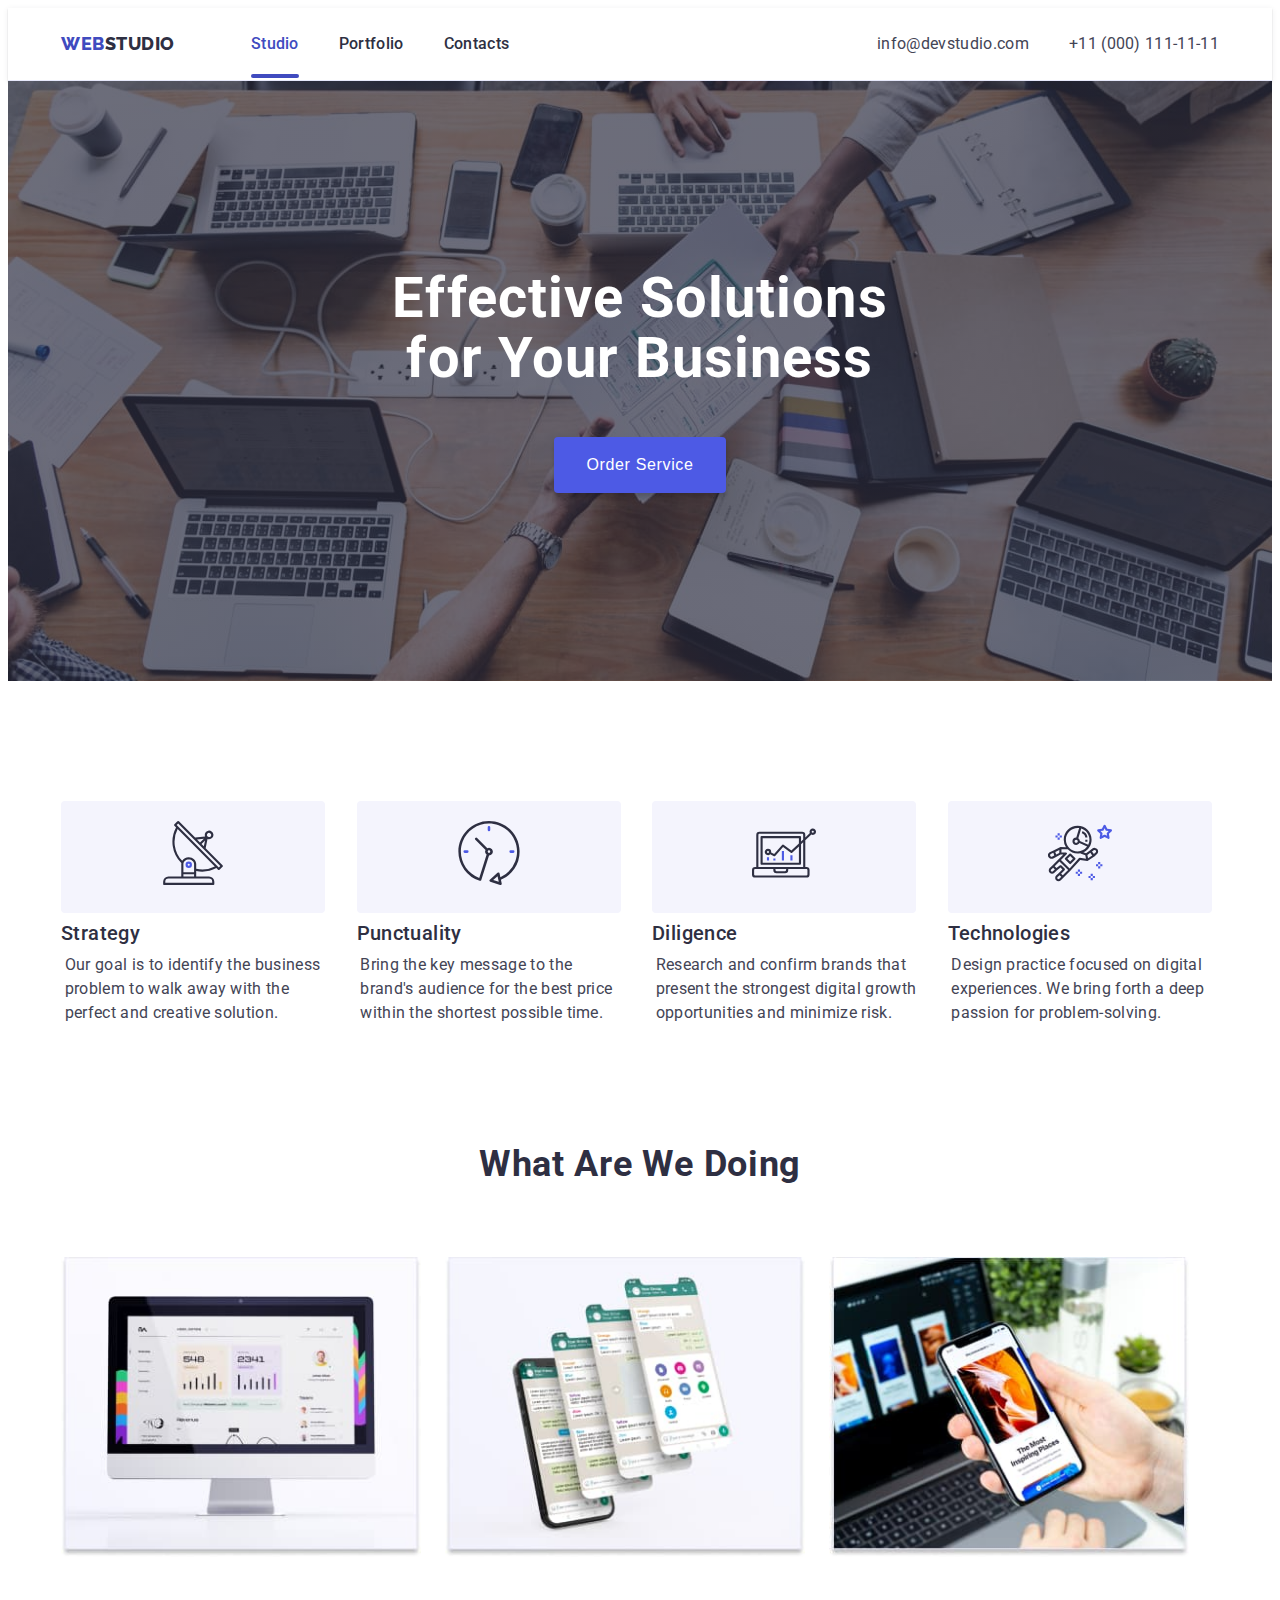
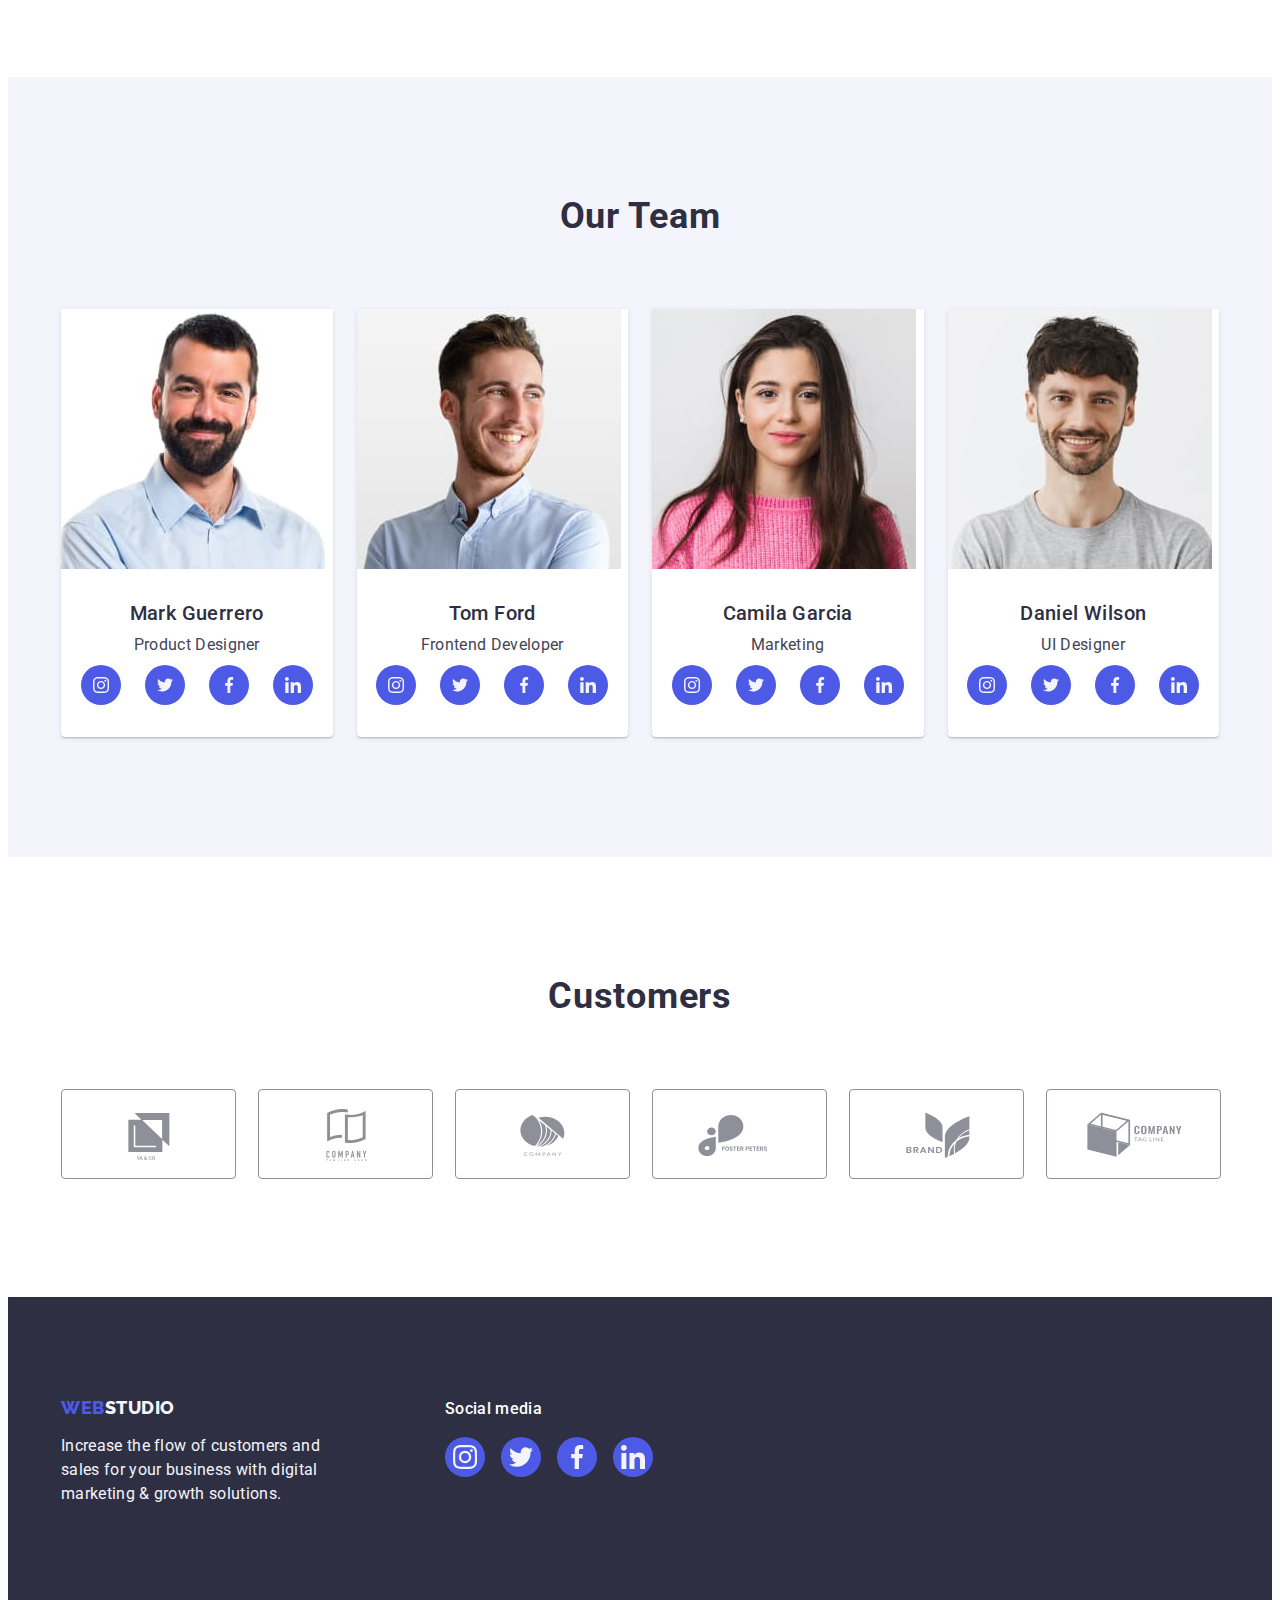
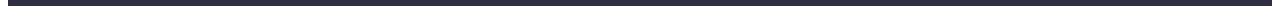
<file: index.html>
<!DOCTYPE html>
<html lang="en">

<head>
     <meta charset="UTF-8">
     <meta http-equiv="X-UA-Compatible" content="IE=edge">
     <meta name="viewport" content="width=device-width, initial-scale=1.0">
     <link rel="preconnect" href="https://fonts.googleapis.com">
     <link rel="preconnect" href="https://fonts.gstatic.com" crossorigin>
     <link href="https://fonts.googleapis.com/css2?family=Raleway:wght@800&family=Roboto:wght@400;500;700;900&display=swap"
          rel="stylesheet">

     <title>WebStudio</title>
     <link rel="stylesheet"
          href="https://cdnjs.cloudflare.com/ajax/libs/modern-normalize/2.0.0/modern-normalize.min.css"
          integrity="sha512-4xo8blKMVCiXpTaLzQSLSw3KFOVPWhm/TRtuPVc4WG6kUgjH6J03IBuG7JZPkcWMxJ5huwaBpOpnwYElP/m6wg=="
          crossorigin="anonymous" referrerpolicy="no-referrer" />
     <link rel="stylesheet" href="./css/styles.css" />
</head>

<body>
     <header class="header">
          <div class="container header-container">
               <nav class="header-navigation">
                    <a href="./index.html" class="header-logo link">Web<span class="header-span">Studio</span></a>
                    <ul class="header-menu list">
                         <li class="header-menu-item"><a class="header-menu-link link current"
                                   href="./index.html">Studio</a>
                         </li>
                         <li class="header-menu-item"><a class="header-menu-link link"
                                   href="./portfolio.html">Portfolio</a>
                         </li>
                         <li class="header-menu-item"><a class="header-menu-link link" href="">Contacts</a></li>
                    </ul>
               </nav>
               <address class="header-address">
                    <ul class="header-address-menu list">
                         <li class="header-address-menu-item"><a class="header-address-menu-link link"
                                   href="mailto:info@devstudio.com">info@devstudio.com</a></li>
                         <li class="header-address-menu-item"><a class="header-address-menu-link link"
                                   href="tel:+110001111111">+11 (000)
                                   111-11-11</a></li>
                    </ul>
               </address>
          </div>
     </header>

     <main>
          <section class="hero">
               <div class="container">
                    <h1 class="hero-title">Effective Solutions for Your Business</h1>

                    <button class="hero-button" type="button" data-modal-open>Order Service</button>

               </div>
          </section>

          <section class="criteria">
               <div class="container">
                    <h2 class="visually-hidden">Criteria</h2>
                    <ul class="criteria-list list">
                         <li class="criteria-item">
                              <div class="criteria-img">
                                   <svg class="criteria-icons" width="64" height="64">
                                        <use href="./images/icons.svg#icon-antenna"></use>
                                   </svg>
                              </div>
                              <h3 class="criteria-subtitle">Strategy</h3>
                              <p class="criteria-item-text">Our goal is to identify the business
                                   problem to walk away with the perfect and creative solution.</p>
                         </li>
                         <li class="criteria-item">
                              <div class="criteria-img">
                                   <svg class="criteria-icons" width="64" height="64">
                                        <use href="./images/icons.svg#icon-clock"></use>
                                   </svg>
                              </div>
                              <h3 class="criteria-subtitle">Punctuality</h3>
                              <p class="criteria-item-text">Bring the key message to the brand's audience for the best
                                   price
                                   within the shortest possible
                                   time.</p>
                         </li>
                         <li class="criteria-item">
                              <div class="criteria-img">
                                   <svg class="criteria-icons" width="64" height="64">
                                        <use href="./images/icons.svg#icon-diagram"></use>
                                   </svg>
                              </div>
                              <h3 class="criteria-subtitle">Diligence</h3>
                              <p class="criteria-item-text">Research and confirm brands that present the strongest
                                   digital
                                   growth
                                   opportunities and minimize
                                   risk.</p>
                         </li>
                         <li class="criteria-item">
                              <div class="criteria-img">
                                   <svg class="criteria-icons" width="64" height="64">
                                        <use href="./images/icons.svg#icon-astronaut"></use>
                                   </svg>
                              </div>
                              <h3 class="criteria-subtitle">Technologies</h3>
                              <p class="criteria-item-text">Design practice focused on digital experiences. We bring
                                   forth a
                                   deep
                                   passion for
                                   problem-solving.</p>
                         </li>
                    </ul>
               </div>
          </section>

          <section class="labor">
               <div class="container">
                    <h2 class="labor-title">What are we doing</h2>
                    <ul class="labor-list list">
                         <li class="labor-item"><img src="./images/Rectangle1.jpg" alt="monitor" width="360"
                                   height="300" class="labor-img" />
                         </li>
                         <li class="labor-item"><img src="./images/Rectangle2.jpg" alt="mobile" width="360" height="300"
                                   class="labor-img" />
                         </li>
                         <li class="labor-item"><img src="./images/Rectangle3.jpg" alt="mobile-application" width="360"
                                   height="300" class="labor-img" /></li>
                    </ul>
               </div>
          </section>

          <section class="team">
               <div class="container team-container">
                    <h2 class="team-title">Our Team</h2>
                    <ul class="team-list list">
                         <li class="team-item">
                              <img src="./images/img1.jpg" alt="Mark Guerrero" width="264" height="260"
                                   class="team-img" />
                              <div class="team-person">
                                   <h3 class="team-subtitle">Mark Guerrero</h3>
                                   <p class="team-item-text">Product Designer</p>
                                   <ul class="icons-list list">
                                        <li class="icons-item">
                                             <a href="" class="icons-logo">
                                                  <svg class="team-icons" width="16" height="16">
                                                       <use href="./images/icons.svg#icon-instagram"></use>
                                                  </svg>
                                             </a>
                                        </li>
                                        <li class="icons-item">
                                             <a href="" class="icons-logo">
                                                  <svg class="team-icons" width="16" height="16">
                                                       <use href="./images/icons.svg#icon-twitter"></use>
                                                  </svg>
                                             </a>
                                        </li>
                                        <li class="icons-item">
                                             <a href="" class="icons-logo">
                                                  <svg class="team-icons" width="16" height="16">
                                                       <use href="./images/icons.svg#icon-facebook"></use>
                                                  </svg>
                                             </a>
                                        </li>
                                        <li class="icons-item">
                                             <a href="" class="icons-logo">
                                                  <svg class="team-icons" width="16" height="16">
                                                       <use href="./images/icons.svg#icon-linkedin"></use>
                                                  </svg>
                                             </a>
                                        </li>
                                   </ul>
                              </div>
                         </li>
                         <li class="team-item">
                              <img src="./images/img2.jpg" alt="Tom Ford" width="264" height="260" class="team-img" />
                              <div class="team-person">
                                   <h3 class="team-subtitle">Tom Ford</h3>
                                   <p class="team-item-text">Frontend Developer</p>

                                   <ul class="icons-list list">
                                        <li class="icons-item">
                                             <a href="" class="icons-logo">
                                                  <svg class="team-icons" width="16" height="16">
                                                       <use href="./images/icons.svg#icon-instagram"></use>
                                                  </svg>
                                             </a>
                                        </li>
                                        <li class="icons-item">
                                             <a href="" class="icons-logo">
                                                  <svg class="team-icons" width="16" height="16">
                                                       <use href="./images/icons.svg#icon-twitter"></use>
                                                  </svg>
                                             </a>
                                        </li>
                                        <li class="icons-item">
                                             <a href="" class="icons-logo">
                                                  <svg class="team-icons" width="16" height="16">
                                                       <use href="./images/icons.svg#icon-facebook"></use>
                                                  </svg>
                                             </a>
                                        </li>
                                        <li class="icons-item">
                                             <a href="" class="icons-logo">
                                                  <svg class="team-icons" width="16" height="16">
                                                       <use href="./images/icons.svg#icon-linkedin"></use>
                                                  </svg>
                                             </a>
                                        </li>
                                   </ul>

                              </div>
                         </li>
                         <li class="team-item">
                              <img src="./images/img3.jpg" alt="Camila Garcia" width="264" height="260"
                                   class="team-img" />
                              <div class="team-person">
                                   <h3 class="team-subtitle">Camila Garcia</h3>
                                   <p class="team-item-text">Marketing</p>

                                   <ul class="icons-list list">
                                        <li class="icons-item">
                                             <a href="" class="icons-logo">
                                                  <svg class="team-icons" width="16" height="16">
                                                       <use href="./images/icons.svg#icon-instagram"></use>
                                                  </svg>
                                             </a>
                                        </li>
                                        <li class="icons-item">
                                             <a href="" class="icons-logo">
                                                  <svg class="team-icons" width="16" height="16">
                                                       <use href="./images/icons.svg#icon-twitter"></use>
                                                  </svg>
                                             </a>
                                        </li>
                                        <li class="icons-item">
                                             <a href="" class="icons-logo">
                                                  <svg class="team-icons" width="16" height="16">
                                                       <use href="./images/icons.svg#icon-facebook"></use>
                                                  </svg>
                                             </a>
                                        </li>
                                        <li class="icons-item">
                                             <a href="" class="icons-logo">
                                                  <svg class="team-icons" width="16" height="16">
                                                       <use href="./images/icons.svg#icon-linkedin"></use>
                                                  </svg>
                                             </a>
                                        </li>
                                   </ul>

                              </div>
                         </li>
                         <li class="team-item">
                              <img src="./images/img4.jpg" alt="Daniel Wilson" width="264" height="260"
                                   class="team-img" />
                              <div class="team-person">
                                   <h3 class="team-subtitle">Daniel Wilson</h3>
                                   <p class="team-item-text">UI Designer</p>

                                   <ul class="icons-list list">
                                        <li class="icons-item">
                                             <a href="" class="icons-logo">
                                                  <svg class="team-icons" width="16px" height="16px">
                                                       <use href="./images/icons.svg#icon-instagram"></use>
                                                  </svg>
                                             </a>
                                        </li>
                                        <li class="icons-item">
                                             <a href="" class="icons-logo">
                                                  <svg class="team-icons" width="16px" height="16px">
                                                       <use href="./images/icons.svg#icon-twitter"></use>
                                                  </svg>
                                             </a>
                                        </li>
                                        <li class="icons-item">
                                             <a href="" class="icons-logo">
                                                  <svg class="team-icons" width="16px" height="16px">
                                                       <use href="./images/icons.svg#icon-facebook"></use>
                                                  </svg>
                                             </a>
                                        </li>
                                        <li class="icons-item">
                                             <a href="" class="icons-logo">
                                                  <svg class="team-icons" width="16px" height="16px">
                                                       <use href="./images/icons.svg#icon-linkedin"></use>
                                                  </svg>
                                             </a>
                                        </li>
                                   </ul>

                              </div>
                         </li>
                    </ul>
               </div>
          </section>
          <section class="customers">
               <div class="container">
                    <h2 class="customers-title">Customers</h2>
                    <ul class="customers-list list">
                         <li class="customers-item">
                              <a href="" class="customers-logo">
                                   <svg class="customers-icons" width="104" height="56">
                                        <use href="./images/icons.svg#icon-Logo"></use>
                                   </svg>
                              </a>
                         </li>
                         <li class="customers-item">
                              <a href="" class="customers-logo">
                                   <svg class="customers-icons" width="104" height="56">
                                        <use href="./images/icons.svg#icon-Logo1"></use>
                                   </svg>
                              </a>
                         </li>
                         <li class="customers-item">
                              <a href="" class="customers-logo">
                                   <svg class="customers-icons" width="104" height="56">
                                        <use href="./images/icons.svg#icon-Logo2"></use>
                                   </svg>
                              </a>
                         </li>
                         <li class="customers-item">
                              <a href="" class="customers-logo">
                                   <svg class="customers-icons" width="104" height="56">
                                        <use href="./images/icons.svg#icon-Logo3"></use>
                                   </svg>
                              </a>
                         </li>
                         <li class="customers-item">
                              <a href="" class="customers-logo">
                                   <svg class="customers-icons" width="104" height="56">
                                        <use href="./images/icons.svg#icon-Logo4"></use>
                                   </svg>
                              </a>
                         </li>
                         <li class="customers-item">
                              <a href="" class="customers-logo">
                                   <svg class="customers-icons" width="104" height="56">
                                        <use href="./images/icons.svg#icon-Logo5"></use>
                                   </svg>
                              </a>
                         </li>
                    </ul>
               </div>
          </section>

     </main>

     <footer class="footer">
          <div class="footer-media container">

               <div class="footer-container">
                    <a href="./index.html" class="footer-logo link">Web<span class="footer-span">Studio</span></a>

                    <p class="footer-text">Increase the flow of customers and sales for your business with digital
                         marketing
                         &
                         growth solutions.</p>
               </div>

               <div class="media">
                    <p class="media-text">Social media</p>
                    <ul class="media-list list">
                         <li class="media-item">
                              <a href="" class="media-logo">
                                   <svg class="media-icons" width="24" height="24">
                                        <use href="./images/icons.svg#icon-instagram"></use>
                                   </svg>
                              </a>
                         </li>
                         <li class="media-item">
                              <a href="" class="media-logo">
                                   <svg class="media-icons" width="24" height="24">
                                        <use href="./images/icons.svg#icon-twitter"></use>
                                   </svg>
                              </a>
                         </li>
                         <li class="media-item">
                              <a href="" class="media-logo">
                                   <svg class="media-icons" width="24" height="24">
                                        <use href="./images/icons.svg#icon-facebook"></use>
                                   </svg>
                              </a>
                         </li>
                         <li class="media-item">
                              <a href="" class="media-logo">
                                   <svg class="media-icons" width="24" height="24">
                                        <use href="./images/icons.svg#icon-linkedin"></use>
                                   </svg>
                              </a>
                         </li>
                    </ul>
               </div>
          </div>
     </footer>

     <div class="backdrop is-hidden" data-modal>
          <div class="modal">
               <button type="button" class="modal-closed-btn" data-modal-close>
                    <svg class="closed-btn" width="8" height="8">
                         <use href="./images/icons.svg#icon-close-black"></use>
                    </svg>
               </button>
          </div>
     </div>
     <script src="./js/modal.js"></script>

</body>

</html>
</file>
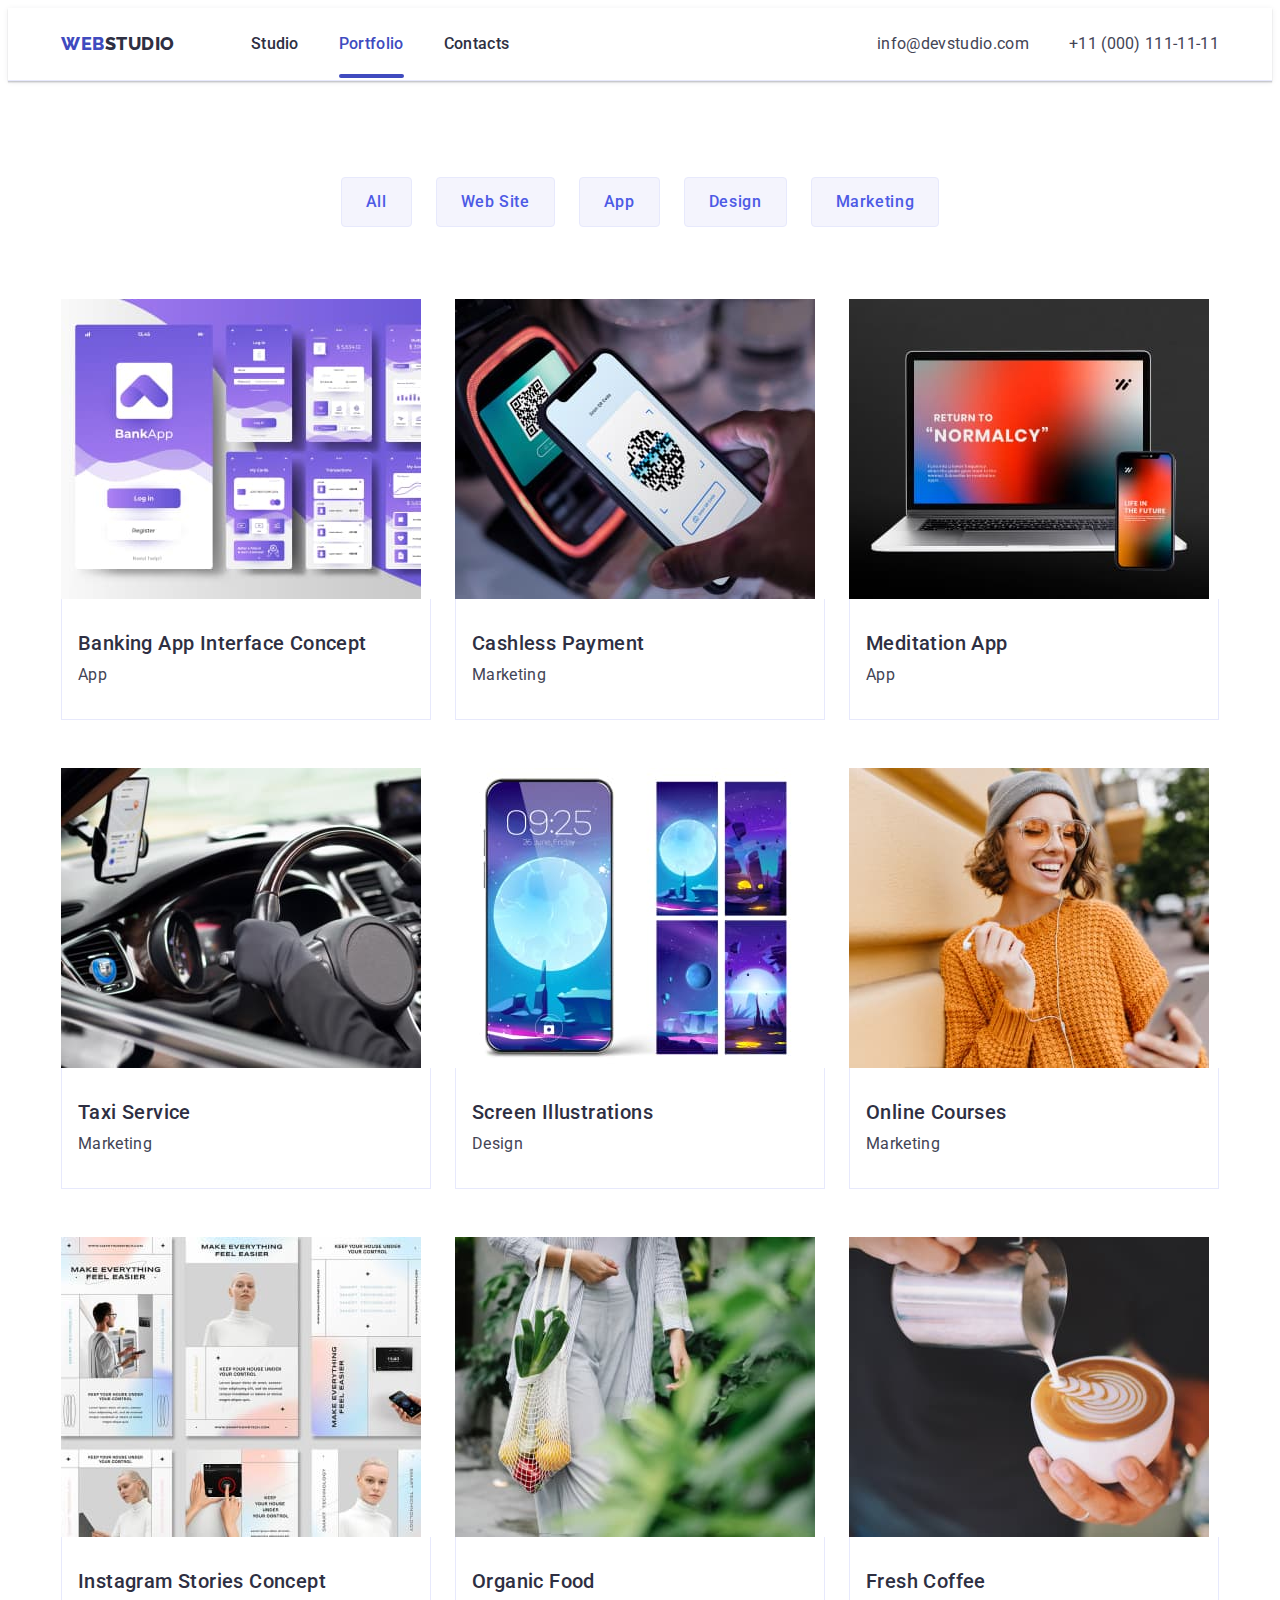
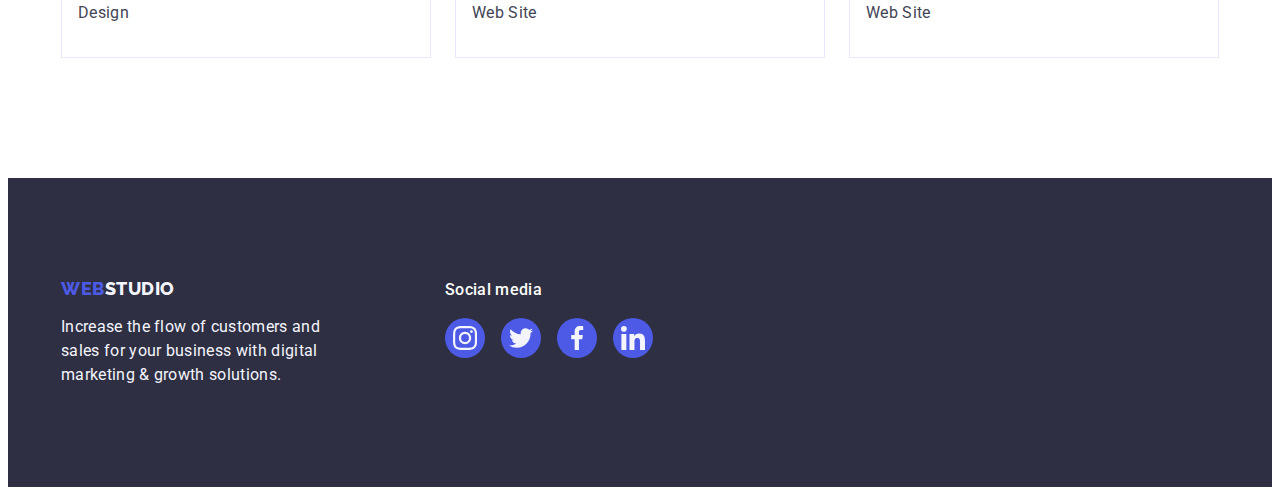
<file: portfolio.html>
<!DOCTYPE html>
<html lang="en">

<head>
    <meta charset="UTF-8">
    <meta http-equiv="X-UA-Compatible" content="IE=edge">
    <meta name="viewport" content="width=device-width, initial-scale=1.0">
    <link rel="preconnect" href="https://fonts.googleapis.com">
    <link rel="preconnect" href="https://fonts.gstatic.com" crossorigin>
    <link
        href="https://fonts.googleapis.com/css2?family=Raleway:wght@800&family=Roboto:wght@400;500;700;900&display=swap"
        rel="stylesheet">

    <title>WebStudio</title>
    <link rel="stylesheet" href="https://cdnjs.cloudflare.com/ajax/libs/modern-normalize/2.0.0/modern-normalize.min.css"
        integrity="sha512-4xo8blKMVCiXpTaLzQSLSw3KFOVPWhm/TRtuPVc4WG6kUgjH6J03IBuG7JZPkcWMxJ5huwaBpOpnwYElP/m6wg=="
        crossorigin="anonymous" referrerpolicy="no-referrer" />
    <link rel="stylesheet" href="./css/styles.css" />
</head>

<body>
    <header class="header">
        <div class="container header-container">
            <nav class="header-navigation">
                <a href="./index.html" class="header-logo link">Web<span class="header-span">Studio</span></a>
                <ul class="header-menu list">
                    <li class="header-menu-item"><a class="header-menu-link link" href="./index.html">Studio</a></li>
                    <li class="header-menu-item"><a class="header-menu-link link current"
                            href="./portfolio.html">Portfolio</a>
                    </li>
                    <li class="header-menu-item"><a class="header-menu-link link" href="">Contacts</a></li>
                </ul>
            </nav>
            <address class="header-address">
                <ul class="header-address-menu list">
                    <li class="header-address-menu-item"><a class="header-address-menu-link link"
                            href="mailto:info@devstudio.com">info@devstudio.com</a></li>
                    <li class="header-address-menu-item"><a class="header-address-menu-link link"
                            href="tel:+110001111111">+11
                            (000)
                            111-11-11</a></li>
                </ul>
            </address>
        </div>
    </header>

    <main>
        <section class="menu">
            <div class="container">
                <h1 class="visually-hidden">menu</h1>
                <ul class="menu-list list">
                    <li class="menu-item"><button class="menu-btn " type="button">All</button></li>
                    <li class="menu-item"><button class="menu-btn" type="button">Web Site</button></li>
                    <li class="menu-item"><button class="menu-btn" type="button">App</button></li>
                    <li class="menu-item"><button class="menu-btn" type="button">Design</button></li>
                    <li class="menu-item"><button class="menu-btn" type="button">Marketing</button></li>
                </ul>


                <ul class="applications-list list">
                    <li class="applications-item">
                        <a href="" class="applications-logo link">
                            <div class="applications-cover-mg">
                                <img src="./images/portfolio.jpg" alt="Banking App" width="360" height="300"
                                    class="applications-img" />

                                <p class="applications-cover-text">14 Stylish and User-Friendly App Design Concepts
                                    · Task Manager App · Calorie Tracker App · Exotic Fruit Ecommerce App ·
                                    Cloud Storage App</p>

                            </div>
                            <div class="applications">
                                <h2 class="applications-title">Banking App Interface Concept</h2>
                                <p class="applications-text">App</p>
                            </div>
                        </a>
                    </li>
                    <li class="applications-item">
                        <a href="" class="applications-logo link">
                            <div class="applications-cover-mg">
                                <img src="./images/portfolio1.jpg" alt="Cashless Payment" width="360" height="300"
                                    class="applications-img" />

                                <p class="applications-cover-text">14 Stylish and User-Friendly App Design Concepts
                                    ·
                                    Task Manager App · Calorie Tracker App · Exotic Fruit Ecommerce App ·
                                    Cloud Storage App</p>

                            </div>
                            <div class="applications">
                                <h2 class="applications-title">Cashless Payment</h2>
                                <p class="applications-text">Marketing</p>
                            </div>
                        </a>
                    </li>
                    <li class="applications-item">
                        <a href="" class="applications-logo link">
                            <div class="applications-cover-mg">
                                <img src="./images/portfolio2.jpg" alt="Meditation App" width="360" height="300"
                                    class="applications-img" />

                                <p class="applications-cover-text">14 Stylish and User-Friendly App Design Concepts
                                    ·
                                    Task Manager App · Calorie Tracker App · Exotic Fruit Ecommerce App ·
                                    Cloud Storage App</p>

                            </div>
                            <div class="applications">
                                <h2 class="applications-title">Meditation App</h2>
                                <p class="applications-text">App</p>
                            </div>
                        </a>
                    </li>
                    <li class="applications-item">
                        <a href="" class="applications-logo link">
                            <div class="applications-cover-mg">
                                <img src="./images/portfolio3.jpg" alt="Taxi Service" width="360" height="300"
                                    class="applications-img" />

                                <p class="applications-cover-text">14 Stylish and User-Friendly App Design Concepts
                                    ·
                                    Task Manager App · Calorie Tracker App · Exotic Fruit Ecommerce App ·
                                    Cloud Storage App</p>

                            </div>
                            <div class="applications">
                                <h2 class="applications-title">Taxi Service</h2>
                                <p class="applications-text">Marketing</p>
                            </div>
                        </a>
                    </li>
                    <li class="applications-item">
                        <a href="" class="applications-logo link">
                            <div class="applications-cover-mg">
                                <img src="./images/portfolio4.jpg" alt="Screen Illustrations" width="360" height="300"
                                    class="applications-img" />

                                <p class="applications-cover-text">14 Stylish and User-Friendly App Design Concepts
                                    ·
                                    Task Manager App · Calorie Tracker App · Exotic Fruit Ecommerce App ·
                                    Cloud Storage App</p>

                            </div>
                            <div class="applications">
                                <h2 class="applications-title">Screen Illustrations</h2>
                                <p class="applications-text">Design</p>
                            </div>
                        </a>
                    </li>
                    <li class="applications-item">
                        <a href="" class="applications-logo link">
                            <div class="applications-cover-mg">
                                <img src="./images/portfolio5.jpg" alt="Online Courses" width="360" height="300"
                                    class="applications-img" />

                                <p class="applications-cover-text">14 Stylish and User-Friendly App Design Concepts
                                    ·
                                    Task Manager App · Calorie Tracker App · Exotic Fruit Ecommerce App ·
                                    Cloud Storage App</p>

                            </div>
                            <div class="applications">
                                <h2 class="applications-title">Online Courses</h2>
                                <p class="applications-text"> Marketing</p>
                            </div>
                        </a>
                    </li>
                    <li class="applications-item">
                        <a href="" class="applications-logo link">
                            <div class="applications-cover-mg">
                                <img src="./images/portfolio6.jpg" alt="Instagram Stories Concept" width="360"
                                    height="300" class="applications-img" />

                                <p class="applications-cover-text">14 Stylish and User-Friendly App Design Concepts
                                    ·
                                    Task Manager App · Calorie Tracker App · Exotic Fruit Ecommerce App ·
                                    Cloud Storage App</p>

                            </div>
                            <div class="applications">
                                <h2 class="applications-title">Instagram Stories Concept</h2>
                                <p class="applications-text">Design</p>
                            </div>
                        </a>
                    </li>
                    <li class="applications-item">
                        <a href="" class="applications-logo link">
                            <div class="applications-cover-mg">
                                <img src="./images/portfolio7.jpg" alt="Organic Food" width="360" height="300"
                                    class="applications-img" />

                                <p class="applications-cover-text">14 Stylish and User-Friendly App Design Concepts
                                    ·
                                    Task Manager App · Calorie Tracker App · Exotic Fruit Ecommerce App ·
                                    Cloud Storage App</p>

                            </div>
                            <div class="applications">
                                <h2 class="applications-title">Organic Food</h2>
                                <p class="applications-text">Web Site</p>
                            </div>
                        </a>
                    </li>
                    <li class="applications-item">
                        <a href="" class="applications-logo link">
                            <div class="applications-cover-mg">
                                <img src="./images/portfolio8.jpg" alt="Fresh Coffee" width="360" height="300"
                                    class="applications-img" />

                                <p class="applications-cover-text">14 Stylish and User-Friendly App Design Concepts
                                    ·
                                    Task Manager App · Calorie Tracker App · Exotic Fruit Ecommerce App ·
                                    Cloud Storage App</p>

                            </div>
                            <div class="applications">
                                <h2 class="applications-title">Fresh Coffee</h2>
                                <p class="applications-text">Web Site</p>
                            </div>
                        </a>
                    </li>
                </ul>
            </div>
        </section>

    </main>

    <footer class="footer">
        <div class="footer-media container">

            <div class="footer-container">
                <a href="./index.html" class="footer-logo link">Web<span class="footer-span">Studio</span></a>

                <p class="footer-text">Increase the flow of customers and sales for your business with digital
                    marketing
                    &
                    growth solutions.</p>
            </div>

            <div class="media">
                <p class="media-text">Social media</p>
                <ul class="media-list list">
                    <li class="media-item">
                        <a href="" class="media-logo">
                            <svg class="media-icons" width="24" height="24">
                                <use href="./images/icons.svg#icon-instagram"></use>
                            </svg>
                        </a>
                    </li>
                    <li class="media-item">
                        <a href="" class="media-logo">
                            <svg class="media-icons" width="24" height="24">
                                <use href="./images/icons.svg#icon-twitter"></use>
                            </svg>
                        </a>
                    </li>
                    <li class="media-item">
                        <a href="" class="media-logo">
                            <svg class="media-icons" width="24" height="24">
                                <use href="./images/icons.svg#icon-facebook"></use>
                            </svg>
                        </a>
                    </li>
                    <li class="media-item">
                        <a href="" class="media-logo">
                            <svg class="media-icons" width="24" height="24">
                                <use href="./images/icons.svg#icon-linkedin"></use>
                            </svg>
                        </a>
                    </li>
                </ul>
            </div>
        </div>
    </footer>

</body>

</html>
</file>
<file: css/styles.css>
:root {
    --title-color: #2E2F42;
    --mein-text-color: #FFFFFF;
    --second-text-color: #404BBF;
    --contacts-color: #434455;
    --blue-logo-color: #4d5ae5;
    --blue-text-color: #F4F4FD;
}


body {
    font-family: 'Roboto',
        sans-serif;
    color: var(--contacts-color);
    background-color: var(--mein-text-color);

}

p,
h1,
h2,
h3,
h4,
h5,
h6 {
    margin-top: 0;
    margin-bottom: 0;
}

.link {
    text-decoration: none;
}

.list {
    list-style-type: none;
    margin-top: 0;
    margin-bottom: 0;
    padding-left: 0;
}

.container {

    width: 1158px;
    padding: 0 15px;
    margin: 0 auto;
    /* outline: 2px solid red; */
}


/*---------- HEDER--------- */

.header {

    border-bottom: 1px solid #e7e9fc;
    box-shadow: 0px 2px 1px rgba(46, 47, 66, 0.08), 0px 1px 1px rgba(46, 47, 66, 0.16), 0px 1px 6px rgba(46, 47, 66, 0.08);
}

.header-container {
    display: flex;

}

.header-logo {
    font-family: "Raleway", sans-serif;
    font-style: normal;
    font-weight: 800;
    font-size: 18px;
    line-height: 1.17;
    letter-spacing: 0.03em;
    text-transform: uppercase;
    color: var(--second-text-color);
    padding-top: 24px;
    padding-bottom: 24px;
    margin-right: 76px;

}


.header-logo span {
    color: var(--title-color);
}

.header-navigation {
    display: flex;
    align-items: center;
}

.header-menu {
    display: flex;
    gap: 40px;
}

.header-address-menu {
    display: flex;
    gap: 40px;
}


.header-span {
    color: #FFFFFF;
}

.header-menu-link {
    font-weight: 500;
    font-size: 16px;
    line-height: 1.5;
    letter-spacing: 0.02em;
    color: #2E2F42;
    padding: 24px 0px;
    transition: color 250ms cubic-bezier(0.4, 0, 0.2, 1);

}

.header-menu-link:hover,
.header-menu-link:focus {
    color: var(--second-text-color);
}

.current {
    position: relative;
    color: var(--second-text-color);
}

.current::after {
    content: '';
    position: absolute;
    left: 0;
    bottom: 0;
    width: 100%;
    height: 4px;
    border-radius: 2px;
    background-color: var(--second-text-color);
    bottom: -1px;


}


.header-address {
    font-style: normal;
    margin-left: auto;
}

.header-address-menu-link {
    font-style: normal;
    font-size: 16px;
    line-height: 1.5;
    letter-spacing: 0.02em;
    color: var(--contacts-color);
    padding-top: 24px;
    padding-bottom: 24px;
    display: inline-block;
    transition: color 250ms cubic-bezier(0.4, 0, 0.2, 1);
}

.header-address-menu-link:hover,
.header-address-menu-link:focus {
    color: var(--second-text-color);
}


/* ------------HERO----------- */

.hero {
    padding: 188px 0;
    background-image: linear-gradient(rgba(46, 47, 66, 0.7), rgba(46, 47, 66, 0.7)), url(../images/people-office.jpg);
    background-repeat: no-repeat;
    background-position: center;
    background-size: cover;
    background-color: var(--title-color);
    margin: 0 auto;
    max-width: 1440px;
}

.hero-title {

    font-weight: 700;
    font-size: 56px;
    line-height: 1.07;
    text-align: center;
    letter-spacing: 0.02em;
    color: #FFFFFF;
    max-width: 496px;
    margin: 0 auto;
    margin-right: auto;
    margin-bottom: 48px;
    margin-left: auto;
}




.hero-button {
    font-weight: 500;
    font-size: 16px;
    line-height: 1.5;
    letter-spacing: 0.04em;
    color: #FFFFFF;
    cursor: pointer;
    background-color: var(--blue-logo-color);
    border-radius: 4px;
    border: none;
    box-shadow: 0px 4px 4px rgba(0, 0, 0, 0.15);
    min-width: 169px;
    height: 56px;
    padding: 16px 32px;
    display: block;
    margin-left: auto;
    margin-right: auto;
    transition: background-color 250ms cubic-bezier(0.4, 0, 0.2, 1);


}

.hero-button:hover,
.hero-button:focus {
    background: #404BBF;
}



.visually-hidden {
    position: absolute;
    width: 1px;
    height: 1px;
    margin: -1px;
    border: 0;
    padding: 0;
    white-space: nowrap;
    clip-path: inset(100%);
    clip: rect(0 0 0 0);
    overflow: hidden;
}

/* -------------CRITERIA----------- */


.criteria {
    padding-top: 120px;
    padding-bottom: 120px;

}

.criteria-list {
    display: flex;
    gap: 24px;
}


.criteria-subtitle {
    font-weight: 500;
    font-size: 20px;
    line-height: 1.2;
    letter-spacing: 0.02em;
    color: #2E2F42;
    margin-bottom: 8px;
}

.criteria-item {
    width: calc((100% - 3 * 24px) / 4)
}

.criteria-item-text {
    font-size: 16px;
    line-height: 1.5;
    letter-spacing: 0.02em;
    color: var(--contacts-color);
    max-width: 264px;
    margin: 0 auto;
}

.criteria-img {
    display: flex;
    align-items: center;
    justify-content: center;
    width: 264px;
    height: 112px;
    left: 0px;
    top: 0px;
    background: #F4F4FD;
    border-radius: 4px;
    margin-bottom: 8px;
}

.criteria-icons {
    display: flex;
    align-items: center;
    justify-content: center;
    width: 64px;
    height: 64px;
    left: 100px;
    top: 24px;
    margin-bottom: 8px;
}


/* ----------------LABOR---------- */

.labor {
    padding-bottom: 120px;
}

.team-img {
    display: block;

}


.labor-title {
    font-weight: 700;
    font-size: 36px;
    line-height: 1.11;
    letter-spacing: 0.02em;
    text-align: center;
    text-transform: capitalize;
    color: var(--title-color);
    margin-bottom: 72px;
}

.labor-list {
    display: flex;
    gap: 24px;

}

.labor-item {
    width: calc((100% - 24 * 3) / 3);
}

.labor-img {
    display: block;
    background-color: #FFFFFF;
}



/* -----------------TEAM------------------ */
.team {
    padding: 120px 0;
    background: var(--blue-text-color);
}

.team-container {}


.team-title {
    font-weight: 700;
    font-size: 36px;
    line-height: 1.11;
    text-align: center;
    letter-spacing: 0.02em;
    text-transform: capitalize;
    color: var(--title-color);
    margin-bottom: 72px;
}

.team-subtitle {
    font-family: 'Roboto';
    font-style: normal;
    font-weight: 500;
    font-size: 20px;
    line-height: 1.2;
    letter-spacing: 0.02em;
    color: var(--title-color);
    margin-bottom: 8px;
    text-align: center;
}

.team-list {
    display: flex;
    gap: 24px;

}

.team-item {
    width: calc((100% - 3 * 24px) / 4);
    background-color: #FFFFFF;
    box-shadow: 0px 1px 6px rgba(46, 47, 66, 0.08),
        0px 1px 1px rgba(46, 47, 66, 0.16),
        0px 2px 1px rgba(46, 47, 66, 0.08);
    border-radius: 0px 0px 4px 4px;

}

.team-person {

    padding: 32px 0;

}

.team-item-text {
    font-size: 16px;
    line-height: 24px;
    letter-spacing: 0.02em;
    color: var(--contacts-color);
    background-color: #FFFFFF;
    text-align: center;
    margin-bottom: 8px;

}

.team-img {}


.icons-list {
    display: flex;
    flex-direction: row;
    justify-content: center;
    align-items: center;
    padding: 0px;
    gap: 24px;
    width: 232px;
    height: 40px;
    margin-left: auto;
    margin-right: auto
}





.icons-item {
    flex-basis: calc((100% - 3 * 24px) / 4);
    width: 40px;
    height: 40px;

}

.icons-logo {
    display: flex;
    align-items: center;
    justify-content: center;
    width: 100%;
    height: 100%;
    border-radius: 50%;
    background-color: #4D5AE5;
    transition: background-color 250ms cubic-bezier(0.4, 0, 0.2, 1);
}

.icons-logo:hover {
    background-color: #404BBF;
}

.icons-logo:focus {
    background-color: #404BBF;
}

.team-icons {
    width: 16px;
    height: 16px;
    fill: #f4f4fd
}



/* -------------------------CUSTOMERS----------------- */

.customers {
    padding: 120px 0;
}

.customers-title {
    font-family: 'Roboto';
    font-style: normal;
    font-weight: 700;
    font-size: 36px;
    line-height: 1.11;
    text-align: center;
    letter-spacing: 0.02em;
    text-transform: capitalize;
    color: #2E2F42;
    margin-bottom: 72px;
}

.customers-list {
    display: flex;
    gap: 24px;
}


.customers-item {
    width: 168px;
    height: 88px;
    flex-basis: calc((100% - 5 * 24px) / 6);
}

.customers-logo {
    display: flex;
    align-items: center;
    justify-content: center;
    color: #8e8f99;
    border: 1px solid #8e8f99;
    border-radius: 4px;
    transition: border-color 250ms cubic-bezier(0.4, 0, 0.2, 1), color 250ms cubic-bezier(0.4, 0, 0.2, 1);
    width: 100%;
    height: 100%;
}

.customers-logo:hover,
.customers-logo:focus {
    color: #404BBF;
    border-color: #404BBF;
}

.customers-icons {
    fill: currentColor;
}


/* ----------FOOTER----------- */

.footer {
    padding-top: 100px;
    padding-bottom: 100px;
    background: var(--title-color);
}

.footer-container {
    margin-right: 120px;
}

.footer-logo {
    display: inline-block;
    margin-bottom: 16px;
    font-family: 'Raleway', sans-serif;
    font-style: normal;
    font-weight: 800;
    font-size: 18px;
    line-height: 1.17;
    letter-spacing: 0.03em;
    text-transform: uppercase;
    color: #4D5AE5;
}

.footer-span {
    color: #F4F4FD;
}

.footer-text {
    font-size: 16px;
    line-height: 1.5;
    letter-spacing: 0.02em;
    color: var(--blue-text-color);
    width: 264px;
}

/* -------------MEDIA------------ */
.media {}

.footer-media {
    display: flex;
    min-width: 208px;
    align-items: baseline;
}

.media-text {
    font-family: 'Roboto';
    font-weight: 500;
    font-size: 16px;
    line-height: 1.5;
    letter-spacing: 0.02em;
    color: var(--mein-text-color);
    margin-bottom: 16px;
}

.media-list {
    display: flex;
    gap: 16px;
}

.media-item {
    width: flex-basis calc((100% - 3 * 16px) / 4);
    width: 40px;
    height: 40px;
}

.media-logo {
    display: flex;
    align-items: center;
    justify-content: center;
    width: 100%;
    height: 100%;
    border-radius: 50%;
    background-color: var(--blue-logo-color);
    transition: background-color 250ms cubic-bezier(0.4, 0, 0.2, 1);
}

.media-logo:hover {
    background-color: #31D0AA;
}

.media-logo:focus {
    background-color: #31D0AA;
}

.media-icons {
    fill: #f4f4fd;
}

/* ---------------MODEL------------- */
.backdrop {
    position: fixed;
    top: 0;
    left: 0;
    z-index: 2;
    width: 100%;
    height: 100%;
    background-color: rgba(46, 47, 66, 0.4);
    transition: opacity 250ms cubic-bezier(0.4, 0, 0.2, 1), visibility 250ms cubic-bezier(0.4, 0, 0.2, 1);
}


.modal {
    position: absolute;
    width: 408px;
    min-height: 584px;
    background-color: #FCFCFC;
    box-shadow: 0px 1px 1px rgba(0, 0, 0, 0.14),
        0px 1px 3px rgba(0, 0, 0, 0.12),
        0px 2px 1px rgba(0, 0, 0, 0.2);
    border-radius: 4px;
    top: 50%;
    left: 50%;
    transform: translate(-50%, -50%) scale(1);
    transition: transform 250ms cubic-bezier(0.4, 0, 0.2, 1);

}

.backdrop.is-hidden.modal {
    transform: translate(-50%, -50%) scale(0);
}


.modal-closed-btn {
    position: absolute;
    top: 24px;
    right: 24px;
    width: 24px;
    height: 24px;
    border-radius: 50%;
    display: flex;
    align-items: center;
    justify-content: center;
    background-color: #E7E9FC;
    border: 1px solid rgba(0, 0, 0, 0.1);
    cursor: pointer;
    padding: 0;
    transition: background-color 250ms cubic-bezier(0.4, 0, 0.2, 1),
        border 250ms cubic-bezier(0.4, 0, 0.2, 1);

}

.modal-closed-btn:hover,
.modal-closed-btn:focus {
    background-color: #404bbf;
    border: none;
    fill: #ffffff
}

.closed-btn {
    transition: fill 250ms cubic-bezier(0.4, 0, 0.2, 1);
}

.is-hidden {
    visibility: hidden;
    opacity: 0;
    pointer-events: none;
}

/* ----------------------MENU----------------- */

.menu {
    padding-top: 96px;
    padding-bottom: 120px;
}

.menu-btn {
    font-family: "Roboto", sans-serif;
    font-weight: 500;
    font-size: 16px;
    line-height: 1.5;
    letter-spacing: 0.04em;
    cursor: pointer;
    background-color: var(--blue-text-color);
    color: var(--blue-logo-color);
    border: 1px solid #e7e9fc;
    padding: 12px 24px;
    border-radius: 4px;
    transition: color 250ms cubic-bezier(0.4, 0, 0.2, 1),
        background-color 250ms cubic-bezier(0.4, 0, 0.2, 1),
        border-color 250ms cubic-bezier(0.4, 0, 0.2, 1),
        box-shadow 250ms cubic-bezier(0.4, 0, 0.2, 1);
}



.menu-btn:hover,
.menu-btn:focus {
    color: #FFFFFF;
    background-color: #404BBF;
    border: 1px solid transparent;
    box-shadow: 0px 3px 1px rgba(0, 0, 0, 0.1), 0px 2px 1px rgba(0, 0, 0, 0.08), 0px 2px 2px rgba(0, 0, 0, 0.12);
    border-radius: 4px;
}

.menu-list {
    display: flex;
    justify-content: center;
    gap: 24px;
    margin-bottom: 72px;

}

.menu-item {
    justify-content: center;
    gap: 24px;

}

.visually-hidden {
    position: absolute;
    width: 1px;
    height: 1px;
    margin: -1px;
    border: 0;
    padding: 0;
    white-space: nowrap;
    clip-path: inset(100%);
    clip: rect(0 0 0 0);
    overflow: hidden;
}



/* ------------------APPLICATIONS--------------- */

.applications-list {
    display: flex;
    flex-wrap: wrap;
    row-gap: 48px;
    column-gap: 24px;
    padding-left: 0;
    margin-left: auto;
    margin-right: auto;

}



.applications-title {
    font-weight: 500;
    font-size: 20px;
    line-height: 1.2;
    letter-spacing: 0.02em;
    color: var(--title-color);
    margin-bottom: 8px;


}

.applications-item {
    width: calc((100% - 48px) / 3);


}

.applications-text {
    font-size: 16px;
    line-height: 1.5;
    letter-spacing: 0.02em;
    color: var(--contacts-color);
}



.applications-img {
    display: block;
}

.applications {
    padding: 32px 16px;
    border: 1px solid #e7e9fc;
    background: #ffffff;
    border-top: none;
}

.applications-cover-mg {
    position: relative;
    overflow: hidden;
}

.applications-cover {
    position: absolute;
    background-color: #4D5AE5;
    top: 0;
    left: 0;
    height: 100%;
    padding: 40px 32px 164px 32px;
    transform: translateY(100%);
    transition: transform 250ms cubic-bezier(0.4, 0, 0.2, 1);

}

.applications-cover-text {
    display: block;
    position: absolute;
    top: 0;
    padding: 40px 32px;
    background-color: #4d5ae5;
    height: 100%;
    width: 100%;
    transform: translateY(100%);
    transition: transform 250ms cubic-bezier(0.4, 0, 0.2, 1);
    font-family: "Roboto";
    font-weight: 400;
    font-size: 16px;
    line-height: 1.5;
    letter-spacing: 0.02em;
    color: #f4f4fd;
}

.applications-logo {
    display: block;
    transition: box-shadow 250ms cubic-bezier(0.4, 0, 0.2, 1);
}



.applications-logo:hover .applications-cover-text {
    transform: translateY(0);
}

.applications-logo:focus .applications-cover-text {
    transform: translateY(0);
}



.applications-logo:hover,
.applications-logo:focus {
    box-shadow: 0px 1px 6px rgba(46, 47, 66, 0.08), 0px 1px 1px rgba(46, 47, 66, 0.16), 0px 2px 1px rgba(46, 47, 66, 0.08);
}
</file>
